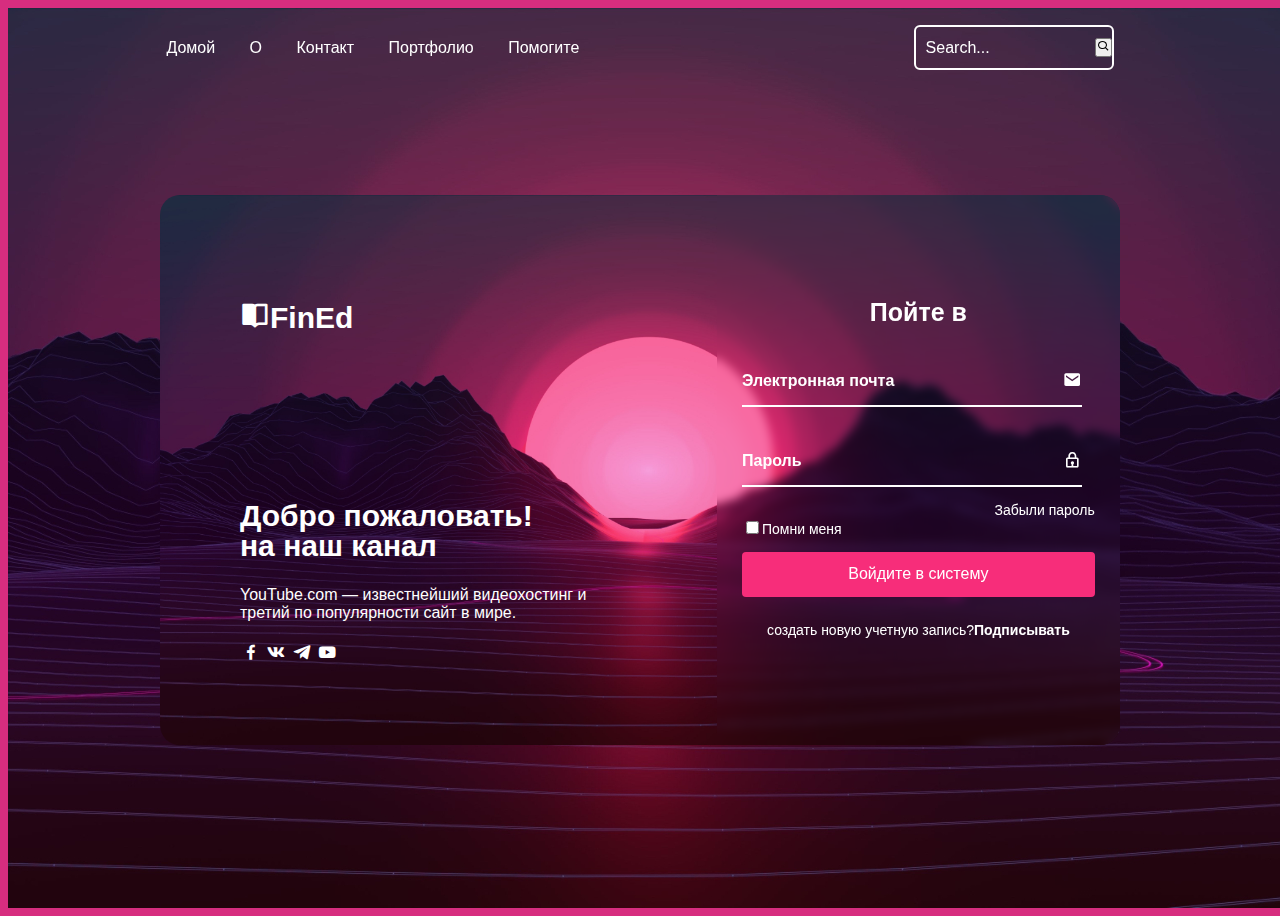
<file: index.html>
<!doctype html>
<html lang="en">

<head>
  <meta charset="utf-8">
  <title>Анимированный вход в систему</title>
  <meta name="description" content="">
  <meta name="viewport" content="width=device-width, initial-scale=1">
  <link rel="stylesheet" href="main.css">
  <script src="script.js" defer></script>
  <link href='https://unpkg.com/boxicons@2.1.4/css/boxicons.min.css' rel='stylesheet'> <!--https://boxicons.com/-->
  <meta name="theme-color" content="#fafafa">
  <!-- Yandex.Metrika counter -->
  <script type="text/javascript" >
    (function(m,e,t,r,i,k,a){m[i]=m[i]||function(){(m[i].a=m[i].a||[]).push(arguments)};
    m[i].l=1*new Date();
    for (var j = 0; j < document.scripts.length; j++) {if (document.scripts[j].src === r) { return; }}
    k=e.createElement(t),a=e.getElementsByTagName(t)[0],k.async=1,k.src=r,a.parentNode.insertBefore(k,a)})
    (window, document, "script", "https://mc.yandex.ru/metrika/tag.js", "ym");

    ym(101384525, "init", {
        clickmap:true,
        trackLinks:true,
        accurateTrackBounce:true,
        webvisor:true
    });
  </script>
  <noscript><div><img src="https://mc.yandex.ru/watch/101384525" style="position:absolute; left:-9999px;" alt="" /></div></noscript>
  <!-- /Yandex.Metrika counter -->
</head>
<body>
  <!--Navbar creation -->
  <header class = "header">
    <nav class = "navbar">
      <a href="#">Домой</a>
      <a href="#">О</a>
      <a href="#">Контакт</a>
      <a href="#">Портфолио</a>
      <a href="#">Помогите</a>
    </nav>
    <form action="" class = "search-bar">
      <input type="text" placeholder="Search...">
      <button>
        <i class = 'bx bx-search'></i> <!-- icon-->
      </button>
    </form>
  </header>
<!--Login form creation -->
  <div class="background"></div>
  <div class="container">
    <div class="item">
      <h2 class="logo"><i class='bx bxs-book-open'></i>FinEd</h2>
      <div class = "text-item">
        <h2>Добро пожаловать!<br> <span>на наш канал</span></h2>
        <p>YouTube.com — известнейший видеохостинг и третий по популярности сайт в мире.</p>
        <div class="social-icon">
          <a href="https://facebook.com"><i class='bx bxl-facebook'></i></a>
          <a href="https://vk.ru"><i class='bx bxl-vk'></i></a>
          <a href="https://telegram.org/"><i class='bx bxl-telegram'></i></a>
          <a href="https://youtube.com"><i class='bx bxl-youtube'></i></a>
        </div>
      </div>
    </div>
    <div class="login-section">
      <div class="form-box login">
        <form action="">
          <h2>Пойте в</h2>
          <div class="input-box">
            <span class="icon"><i class='bx bxs-envelope'></i></span>
            <input type="email" required>
            <label for="">Электронная почта</label>
          </div>
          <div class="input-box">
            <span class="icon"><i class='bx bx-lock'></i></span>
            <input type="password" required>
            <label for="">Пароль</label>
          </div>
          <div class="remember-password">
            <label for=""><br><input type="checkbox">Помни меня</label>
            <a href="#">Забыли пароль</a>
          </div>
          <button class="btn">Войдите в систему</button>
          <div class="create-account">
            <p>создать новую учетную запись?<a href="#" class="register-link">Подписывать</a> </p>
          </div>
        </form>
      </div>
      <div class="form-box register">
        <form action="">

          <h2>подписывать</h2>

          <div class="input-box">
            <span class="icon"><i class='bx bxs-user-account'></i></span>
            <input type="text" required>
            <label for="">имя пользователя</label>
          </div>
          <div class="input-box">
            <span class="icon"><i class='bx bxs-envelope'></i></span>
            <input type="email" required>
            <label for="">Электронная почта</label>
          </div>
          <div class="input-box">
            <span class="icon"><i class='bx bx-lock'></i></span>
            <input type="password" required>
            <label for="">Пароль</label>
          </div>
          <div class="remember-password">
            <label for=""><br><input type="checkbox">Я согласен с этим утверждением</label>
          </div>
          <button class="btn">Login In</button>
          <div class="create-account">
            <p>У Вас Уже есть Учетная запись?<a href="#" class="login-link">Sing In </a> </p>
          </div>
        </form>
      </div>
    </div>
  </div>
<!--Sing up form creation -->



  <!--<p>Animated Login</p>-->


</body>

</html>
</file>
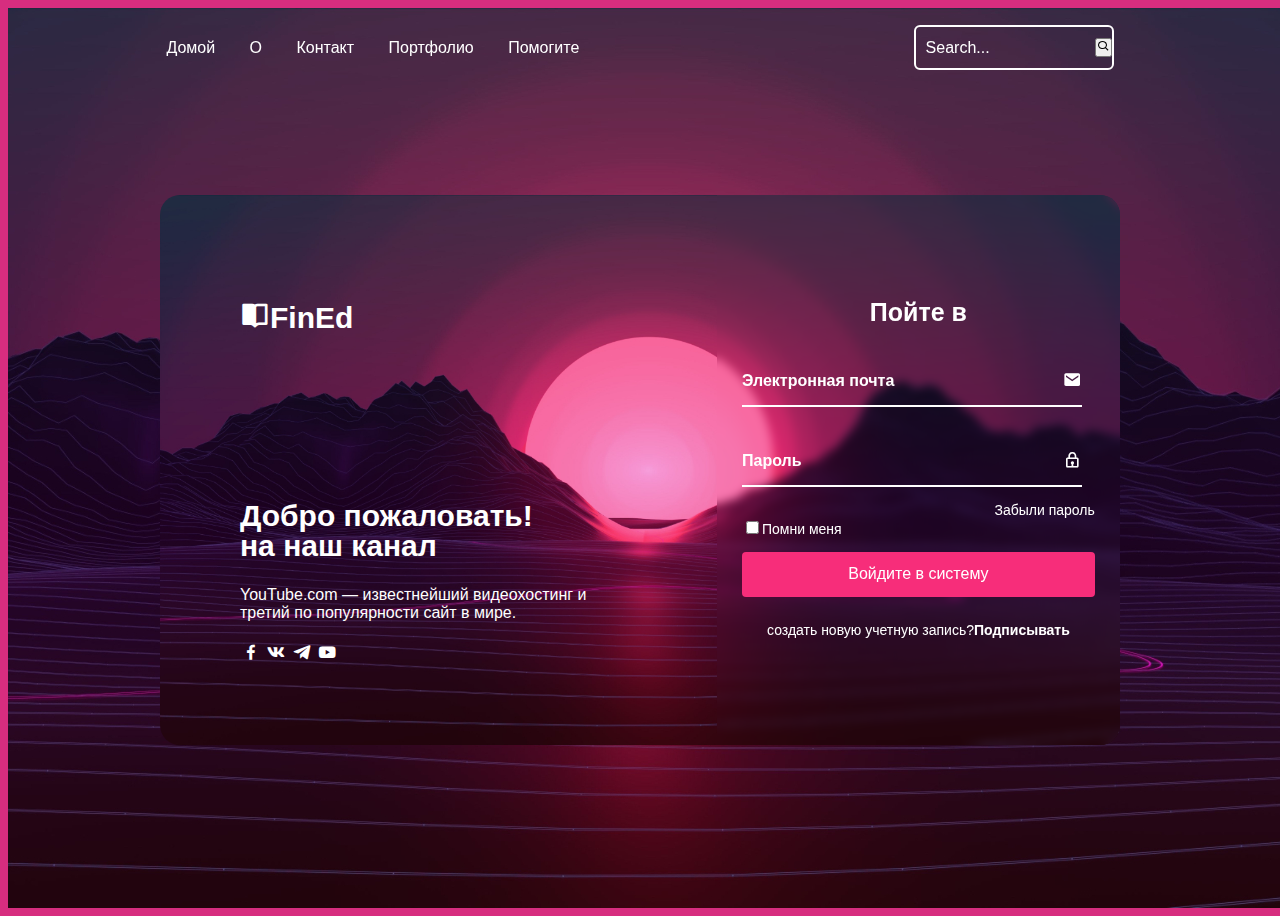
<file: indexAnimLogin.html>
<!doctype html>
<html lang="en">

<head>
  <meta charset="utf-8">
  <title>Анимированный вход в систему</title>
  <meta name="description" content="">
  <meta name="viewport" content="width=device-width, initial-scale=1">
  <link rel="stylesheet" href="main.css">
  <script src="script.js" defer></script>
  <link href='https://unpkg.com/boxicons@2.1.4/css/boxicons.min.css' rel='stylesheet'> <!--https://boxicons.com/-->
  <meta name="theme-color" content="#fafafa">
</head>
<body>
  <!--Navbar creation -->
  <header class = "header">
    <nav class = "navbar">
      <a href="#">Домой</a>
      <a href="#">О</a>
      <a href="#">Контакт</a>
      <a href="#">Портфолио</a>
      <a href="#">Помогите</a>
    </nav>
    <form action="" class = "search-bar">
      <input type="text" placeholder="Search...">
      <button>
        <i class = 'bx bx-search'></i> <!-- icon-->
      </button>
    </form>
  </header>
<!--Login form creation -->
  <div class="background"></div>
  <div class="container">
    <div class="item">
      <h2 class="logo"><i class='bx bxs-book-open'></i>FinEd</h2>
      <div class = "text-item">
        <h2>Добро пожаловать!<br> <span>на наш канал</span></h2>
        <p>YouTube.com — известнейший видеохостинг и третий по популярности сайт в мире.</p>
        <div class="social-icon">
          <a href="https://facebook.com"><i class='bx bxl-facebook'></i></a>
          <a href="https://vk.ru"><i class='bx bxl-vk'></i></a>
          <a href="https://telegram.org/"><i class='bx bxl-telegram'></i></a>
          <a href="https://youtube.com"><i class='bx bxl-youtube'></i></a>
        </div>
      </div>
    </div>
    <div class="login-section">
      <div class="form-box login">
        <form action="">
          <h2>Пойте в</h2>
          <div class="input-box">
            <span class="icon"><i class='bx bxs-envelope'></i></span>
            <input type="email" required>
            <label for="">Электронная почта</label>
          </div>
          <div class="input-box">
            <span class="icon"><i class='bx bx-lock'></i></span>
            <input type="password" required>
            <label for="">Пароль</label>
          </div>
          <div class="remember-password">
            <label for=""><br><input type="checkbox">Помни меня</label>
            <a href="#">Забыли пароль</a>
          </div>
          <button class="btn">Войдите в систему</button>
          <div class="create-account">
            <p>создать новую учетную запись?<a href="#" class="register-link">Подписывать</a> </p>
          </div>
        </form>
      </div>
      <div class="form-box register">
        <form action="">

          <h2>подписывать</h2>

          <div class="input-box">
            <span class="icon"><i class='bx bxs-user-account'></i></span>
            <input type="text" required>
            <label for="">имя пользователя</label>
          </div>
          <div class="input-box">
            <span class="icon"><i class='bx bxs-envelope'></i></span>
            <input type="email" required>
            <label for="">Электронная почта</label>
          </div>
          <div class="input-box">
            <span class="icon"><i class='bx bx-lock'></i></span>
            <input type="password" required>
            <label for="">Пароль</label>
          </div>
          <div class="remember-password">
            <label for=""><br><input type="checkbox">Я согласен с этим утверждением</label>
          </div>
          <button class="btn">Login In</button>
          <div class="create-account">
            <p>У Вас Уже есть Учетная запись?<a href="#" class="login-link">Sing In </a> </p>
          </div>
        </form>
      </div>
    </div>
  </div>
<!--Sing up form creation -->



  <!--<p>Animated Login</p>-->


</body>

</html>
</file>
<file: main.css>
��* {  
         @ i m p o r t   u r l ( ' h t t p s : / / f o n t s . g o o g l e a p i s . c o m / c s s 2 ? f a m i l y = P o p p i n s : i t 1 a l , w g h t @ 0 , 3 0 0 ; 0 , 4 0 0 ; 0 , 5 0 0 ; 1 , 5 0 0 & d i s p l a y = s w a p ' )  
         m a r g i n :   0 ;  
         p a d d i n g :   0 ;  
         b o x - s i z i n g :   b o r d e r - b o x ;  
         f o n t - f a m i l y :   " p o p p i n s " , s a n s - s e r i f ;  
 }  
 b o d y   {  
         h e i g h t :   1 0 0 v h ;  
         w i d t h :   1 0 0 % ;  
         b a c k g r o u n d :   # d 7 2 d 7 f ;  
         c o l o r :   # 0 0 0 ;  
 }  
 . b a c k g r o u n d {  
         b a c k g r o u n d :   u r l ( " . . / N e o n D o w n . . j p g " )   n o - r e p e a t ;  
         b a c k g r o u n d - p o s i t i o n :   c e n t e r ;  
         b a c k g r o u n d - s i z e :   c o v e r ;  
         h e i g h t :   1 0 0 v h ;  
         w i d t h :   1 0 0 % ;  
  
  
 }  
 . h e a d e r   {  
         p o s i t i o n :   f i x e d ;  
         t o p :   0 ;  
         l e f t :   0 ;  
         w i d t h :   1 0 0 % ;  
         p a d d i n g :   2 5 p x   1 3 % ;  
         b a c k g r o u n d :   t r a n s p a r e n t ;  
         d i s p l a y :   f l e x ;  
         j u s t i f y - c o n t e n t :   s p a c e - b e t w e e n ;  
         a l i g n - i t e m s :   c e n t e r ;  
         z - i n d e x :   1 0 ;  
 }  
 . n a v b a r   a   {  
         p o s i t i o n :   r e l a t i v e ;  
         f o n t - s i z e :   1 6 p x ;  
         c o l o r :   w h i t e ;  
         m a r g i n - r i g h t :   3 0 p x ;  
         t e x t - d e c o r a t i o n :   n o n e ;  
 }  
 . n a v b a r   a : : a f t e r {  
         c o n t e n t :   " " ;  
         p o s i t i o n :   a b s o l u t e ;  
         l e f t :   0 ;  
         w i d t h :   1 0 0 % ;  
         h e i g h t :   2 p x ;  
         b a c k g r o u n d :   w h i t e ;  
         b o t t o m :   - 5 p x ;  
         b o r d e r - r a d i u s :   5 p x ;  
         t r a n s f o r m :   t r a n s l a t e Y ( 1 0 p x ) ;  
         o p a c i t y :   0 ;  
         t r a n s i t i o n :   0 . 5 s   e a s e ;  
 }  
 . n a v b a r   a : h o v e r : a f t e r {  
         t r a n s f o r m :   t r a n s l a t e Y ( 0 ) ;  
         o p a c i t y :   1 ;  
 }  
 . s e a r c h - b a r   {  
         w i d t h :   2 0 0 p x ;  
         h e i g h t :   4 5 p x ;  
         b a c k g r o u n d - c o l o r :   t r a n s p a r e n t ;  
         b o r d e r :   2 p x   s o l i d   w h i t e ;  
         b o r d e r - r a d i u s :   6 p x ;  
         d i s p l a y :   f l e x ;  
         a l i g n - i t e m s :   c e n t e r ;  
 }  
 . s e a r c h - b a r   i n p u t {  
         w i d t h :   1 0 0 % ;  
         b a c k g r o u n d - c o l o r :   t r a n s p a r e n t ;  
         b o r d e r :   n o n e ;  
         o u t l i n e :   n o n e ;  
         c o l o r :   c o r n f l o w e r b l u e ;  
         f o n t - s i z e :   1 6 p x ;  
         p a d d i n g - l e f t :   1 0 p x ;  
 }  
 . s e a r c h - b a r   i n p u t   b u t t o n {  
         w i d t h :   4 0 p x ;  
         h e i g h t :   1 0 0 % ;  
         b a c k g r o u n d :   t r a n s p a r e n t ;  
         o u t l i n e :   n o n e ;  
         b o r d e r :   n o n e ;  
         c o l o r :   w h i t e ;  
         c u r s o r :   p o i n t e r ;  
 }  
 . s e a r c h - b a r   i n p u t : : p l a c e h o l d e r {  
         c o l o r :   w h i t e ;  
  
 }  
 . s e a r c h - b a r   i n p u t   b u t t o n   i {  
         f o n t - s i z e :   2 2 p x ;  
 }  
  
 . c o n t a i n e r {  
         p o s i t i o n :   a b s o l u t e ;  
         l e f t :   5 0 % ;  
         t o p :   5 0 % ;  
         t r a n s f o r m :   t r a n s l a t e ( - 5 0 % , - 5 0 % ) ;  
         w i d t h :   7 5 % ;  
         h e i g h t :   5 5 0 p x ;  
         m a r g i n - t o p :   2 0 p x ;  
         b a c k g r o u n d :   u r l ( " . . / N e o n D o w n . . j p g " )   n o - r e p e a t ;  
         b a c k g r o u n d - s i z e :   c o v e r ;  
         b o r d e r - r a d i u s :   2 0 p x ;  
         o v e r f l o w :   h i d d e n ;  
 }  
 . i t e m {  
  
         p o s i t i o n :   a b s o l u t e ;  
         t o p : 0 ;  
         l e f t :   0 ;  
         w i d t h :   5 8 % ;  
         h e i g h t :   1 0 0 % ;  
         c o l o r :   w h i t e ;  
         b o r d e r - r a d i u s :   1 0 p x ;  
         p a d d i n g :   8 0 p x ;  
         d i s p l a y :   f l e x ;  
         j u s t i f y - c o n t e n t :   s p a c e - b e t w e e n ;  
         f l e x - d i r e c t i o n :   c o l u m n ;  
         }  
 . i t e m   . l o g o {  
         c o l o r :   w h i t e ;  
         f o n t - s i z e :   3 0 p x ;  
 }  
 . t e x t - i t e m   h 2 {  
         f o n t - s i z e :   3 0 p x ;  
         l i n e - h e i g h t :   1 ;  
 }  
 . t e x t - i t e m   p {  
         f o n t - s i z e :   1 6 p x ;  
         m a r g i n :   2 0 p x   0 ;  
 }  
 . s o c i a l - i c o n   a   i {  
         c o l o r :   w h i t e ;  
         f o n t - s i z e :   2 0 p x ;  
         m a r g i n - l e f t :   1 p x ;  
         c u r s o r :   p o i n t e r ;  
         t r a n s i t i o n :   0 . 5 s   e a s e ;  
 }  
  
 . s o c i a l - i c o n   a : h o v e r   i {  
         t r a n s f o r m :   s c a l e ( 1 . 2 ) ;  
 }  
 . c o n t a i n e r   . l o g i n - s e c t i o n   {  
         c o l o r :   w h i t e ;  
         p o s i t i o n :   a b s o l u t e ;  
         t o p :   0 ;  
         r i g h t :   0 ;  
         w i d t h :   c a l c ( 1 0 0 %   -   5 8 % ) ;  
         h e i g h t :   1 0 0 % ;  
         b a c k d r o p - f i l t e r :   b l u r ( 5 p x ) ;  
 }  
 . l o g i n - s e c t i o n   . f o r m - b o x {  
         p o s i t i o n :   a b s o l u t e ;  
         d i s p l a y :   f l e x ;  
         j u s t i f y - c o n t e n t :   c e n t e r ;  
         a l i g n - i t e m s :   c e n t e r ;  
         w i d t h :   1 0 0 % ;  
         h e i g h t :   1 0 0 % ;  
         b a c k d r o p - f i l t e r :   b l u r ( 2 0 p x ) ;  
  
 }  
 . l o g i n - s e c t i o n   . f o r m - b o x . r e g i s t e r {  
         t r a n s f o r m :   t r a n s l a t e X ( 4 3 0 p x ) ;  
         t r a n s i t i o n :   t r a n s f o r m   0 . 6 s   e a s e ;  
         t r a n s i t i o n - d e l a y :   0 s ;  
  
 }  
 . l o g i n - s e c t i o n . a c t i v e   . f o r m - b o x . r e g i s t e r {  
         t r a n s f o r m :   t r a n s l a t e X ( 0 p x ) ;  
         t r a n s i t i o n - d e l a y :   0 . 7 s ;  
 }  
  
 . l o g i n - s e c t i o n   . f o r m - b o x . l o g i n {  
         t r a n s f o r m :   t r a n s l a t e X ( 0 p x ) ;  
         t r a n s i t i o n :   t r a n s f o r m   0 . 6 s   e a s e ;  
         t r a n s i t i o n - d e l a y :   0 . 7 s ;  
 }  
 . l o g i n - s e c t i o n . a c t i v e   . f o r m - b o x . l o g i n {  
         t r a n s f o r m :   t r a n s l a t e X ( 4 3 0 p x ) ;  
         t r a n s i t i o n - d e l a y :   0 s ;  
  
 }  
  
  
 . l o g i n - s e c t i o n   . f o r m - b o x   h 2 {  
         t e x t - a l i g n :   c e n t e r ;  
         f o n t - s i z e :   2 5 p x ;  
 }  
 . f o r m - b o x   . i n p u t - b o x {  
         w i d t h :   3 4 0 p x ;  
         h e i g h t :   5 0 p x ;  
         b o r d e r - b o t t o m :   2 p x   s o l i d   w h i t e ;  
         m a r g i n :   3 0 p x   0 ;  
         p o s i t i o n :   r e l a t i v e ;  
 }  
 . i n p u t - b o x   i n p u t {  
         w i d t h :   1 0 0 % ;  
         h e i g h t :   1 0 0 % ;  
         b a c k g r o u n d :   t r a n s p a r e n t ;  
         b o r d e r :   n o n e ;  
         o u t l i n e :   n o n e ;  
         f o n t - s i z e :   1 6 p x ;  
         p a d d i n g - r i g h t :   2 8 p x ;  
 }  
 . i n p u t - b o x   l a b e l {  
         p o s i t i o n :   a b s o l u t e ;  
         t o p :   5 0 % ;  
         l e f t :   0 ;  
         t r a n s f o r m :   t r a n s l a t e Y ( - 5 0 % ) ;  
         f o n t - s i z e :   1 6 p x ;  
         f o n t - w e i g h t :   b o l d e r ;  
         p o i n t e r - e v e n t s :   n o n e ;  
         t r a n s i t i o n :   0 . 5 s   e a s e ;  
 }  
 . i n p u t - b o x   . i c o n {  
         p o s i t i o n :   a b s o l u t e ;  
         t o p :   1 3 p x ;  
         r i g h t :   0 ;  
         f o n t - s i z e :   1 9 p x ;  
 }  
 . i n p u t - b o x   i n p u t : f o c u s ~ l a b e l ,  
 . i n p u t - b o x   i n p u t : v a l i d ~ l a b e l {  
         t o p :   - 5 p x ;  
 }  
 . r e m e m b e r - p a s s w o r d {  
         f o n t - s i z e :   1 4 p x ;  
         f o n t - w e i g h t :   5 0 0 ;  
         m a r g i n :   - 1 5 p x   0   1 5 p x ;  
         d i s p l a y :   f l e x ;  
         j u s t i f y - c o n t e n t :   s p a c e - b e t w e e n ;  
 }  
 . r e m e m b e r - p a s s w o r d   l a b e l   i n p u t {  
         m a r g i n - r i g h t :   3 p x ;  
 }  
 . r e m e m b e r - p a s s w o r d   a {  
         c o l o r :   w h i t e ;  
         t e x t - d e c o r a t i o n :   n o n e ;  
 }  
 . r e m e m b e r - p a s s w o r d   a : h o v e r {  
         t e x t - d e c o r a t i o n :   u n d e r l i n e ;  
 }  
 . b t n {  
         w i d t h :   1 0 0 % ;  
         h e i g h t :   4 5 p x ;  
         o u t l i n e :   n o n e ;  
         b o r d e r :   n o n e ;  
         b o r d e r - r a d i u s :   4 p x ;  
         c u r s o r :   p o i n t e r ;  
         b a c k g r o u n d :   # f 7 2 d 7 a ;  
         f o n t - s i z e :   1 6 p x ;  
         c o l o r :   w h i t e ;  
         b o x - s h a d o w :   r g b a ( 0 , 0 , 0 , 0 . 8 ) ;  
 }  
 . c r e a t e - a c c o u n t {  
         f o n t - s i z e :   1 4 p x ;  
         m a r g i n :   2 5 p x ;  
 }  
 . c r e a t e - a c c o u n t   p   a {  
         c o l o r :   w h i t e ;  
         f o n t - w e i g h t :   b o l d ;  
         t e x t - d e c o r a t i o n :   n o n e ;  
 }  
 . c r e a t e - a c c o u n t   p   a : h o v e r {  
         t e x t - d e c o r a t i o n :   u n d e r l i n e ;  
 }  
 
</file>
